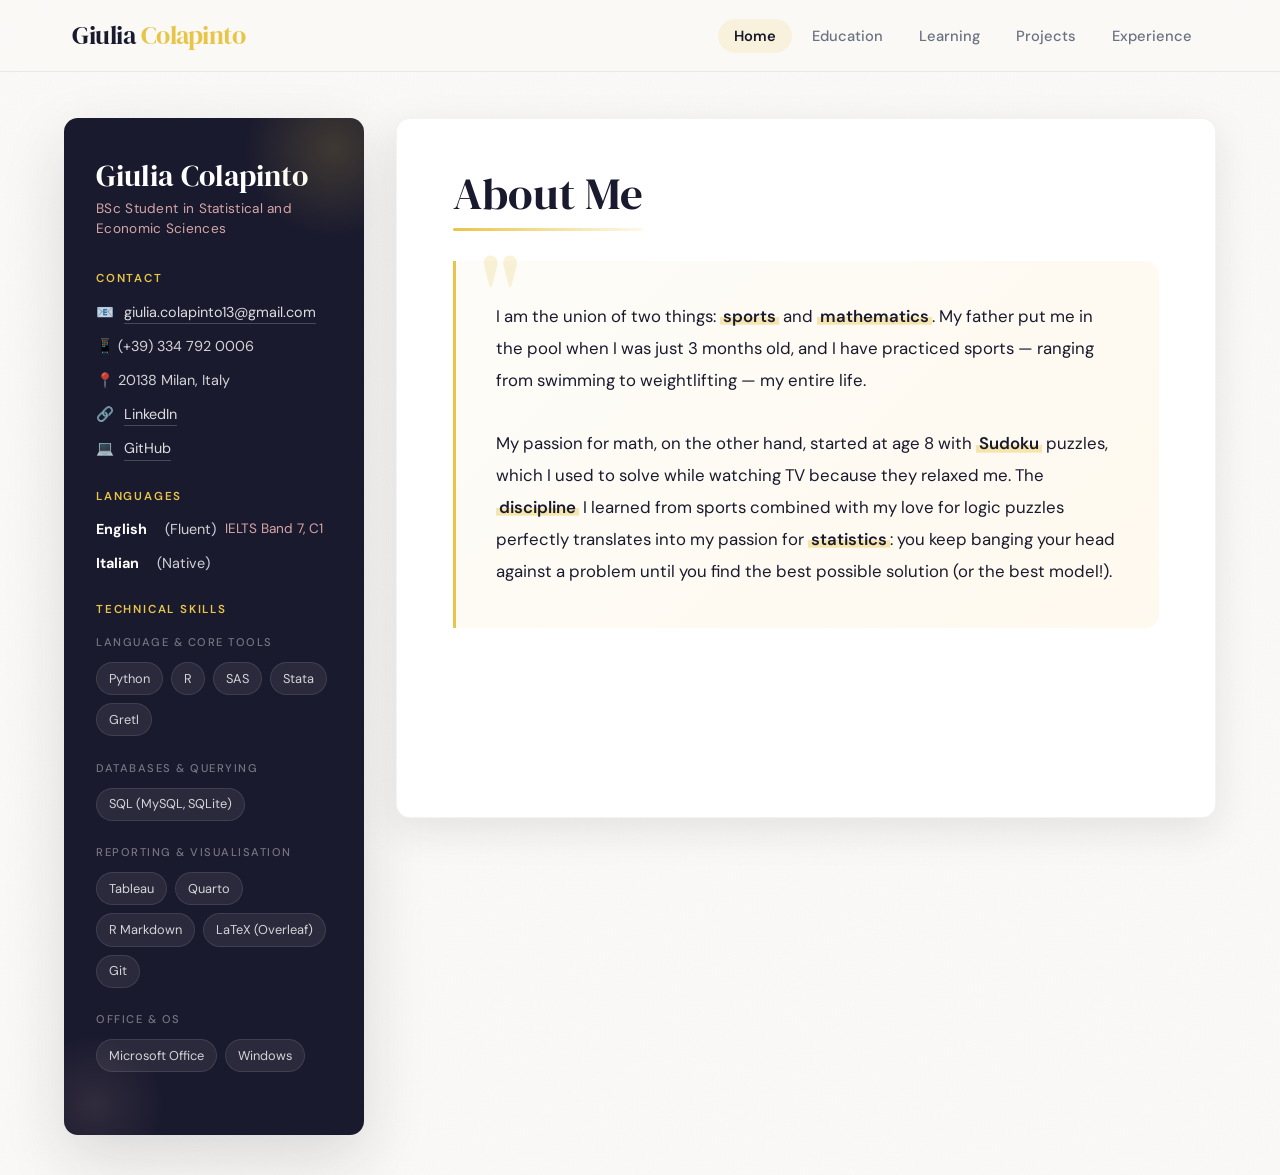
<file: index.html>
<!DOCTYPE html>
<html lang="en">
<head>
  <meta charset="UTF-8">
  <meta name="viewport" content="width=device-width, initial-scale=1.0">
  <title>Giulia Colapinto | Portfolio</title>
  <link rel="preconnect" href="https://fonts.googleapis.com">
  <link rel="preconnect" href="https://fonts.gstatic.com" crossorigin>
  <link href="https://fonts.googleapis.com/css2?family=DM+Serif+Display:ital@0;1&family=DM+Sans:ital,opsz,wght@0,9..40,300;0,9..40,400;0,9..40,500;0,9..40,600;1,9..40,300&display=swap" rel="stylesheet">
  <link rel="stylesheet" href="style.css">
</head>
<body>

  <nav class="navbar reveal active">
    <div class="nav-container">
      <a href="index.html" class="nav-logo"><span class="logo-first">Giulia</span> <span class="logo-last">Colapinto</span></a>
      <div class="menu-toggle" id="mobile-menu">
        <span></span><span></span><span></span>
      </div>
      <ul class="nav-links">
        <li><a href="index.html" class="active">Home</a></li>
        <li><a href="education.html">Education</a></li>
        <li><a href="learning.html">Learning</a></li>
        <li><a href="projects.html">Projects</a></li>
        <li><a href="experience.html">Experience</a></li>
      </ul>
    </div>
  </nav>

  <div class="container with-sidebar">

    <aside class="reveal">
      <h1>Giulia Colapinto</h1>
      <h2>BSc Student in Statistical and Economic Sciences</h2>

      <h3>Contact</h3>
      <ul class="contact-info">
        <li>📧 <a href="mailto:giulia.colapinto13@gmail.com">giulia.colapinto13@gmail.com</a></li>
        <li>📱 (+39) 334 792 0006</li>
        <li>📍 20138 Milan, Italy</li>
        <li>🔗 <a href="https://linkedin.com/in/giulia-colapinto" target="_blank">LinkedIn</a></li>
        <li>💻 <a href="https://github.com/giuliacolapinto" target="_blank">GitHub</a></li>
      </ul>

      <h3>Languages</h3>
      <ul class="contact-info">
        <li><strong style="color:#fff;">English</strong> &nbsp; (Fluent)<br><span style="font-size: 0.85rem; color: #d4a5a5;">IELTS Band 7, C1</span></li>
        <li><strong style="color:#fff;">Italian</strong> &nbsp; (Native)</li>
      </ul>

      <h3>Technical Skills</h3>
      <div class="skill-category">
        <h4>Language &amp; Core Tools</h4>
        <ul class="skills-list">
          <li><a href="https://www.python.org/" target="_blank">Python</a></li>
          <li><a href="https://www.r-project.org/" target="_blank">R</a></li>
          <li><a href="https://www.sas.com/" target="_blank">SAS</a></li>
          <li><a href="https://www.stata.com/" target="_blank">Stata</a></li>
          <li><a href="https://gretl.sourceforge.net/" target="_blank">Gretl</a></li>
        </ul>
      </div>
      <div class="skill-category">
        <h4>Databases &amp; Querying</h4>
        <ul class="skills-list">
          <li><a href="https://www.mysql.com/" target="_blank">SQL (MySQL, SQLite)</a></li>
        </ul>
      </div>
      <div class="skill-category">
        <h4>Reporting &amp; Visualisation</h4>
        <ul class="skills-list">
          <li><a href="https://www.tableau.com/" target="_blank">Tableau</a></li>
          <li><a href="https://quarto.org/" target="_blank">Quarto</a></li>
          <li><a href="https://rmarkdown.rstudio.com/" target="_blank">R Markdown</a></li>
          <li><a href="https://www.latex-project.org/" target="_blank">LaTeX (Overleaf)</a></li>
          <li><a href="https://git-scm.com/" target="_blank">Git</a></li>
        </ul>
      </div>
      <div class="skill-category">
        <h4>Office &amp; OS</h4>
        <ul class="skills-list">
          <li>Microsoft Office</li>
          <li>Windows</li>
        </ul>
      </div>
    </aside>

    <main class="reveal">
      <h2 class="page-title reveal">About Me</h2>
      <div class="about-text reveal">
        I am the union of two things: <span class="highlight">sports</span> and <span class="highlight">mathematics</span>. My father put me in the pool when I was just 3 months old, and I have practiced sports — ranging from swimming to weightlifting — my entire life. <br><br>
        My passion for math, on the other hand, started at age 8 with <span class="highlight">Sudoku</span> puzzles, which I used to solve while watching TV because they relaxed me. The <span class="highlight">discipline</span> I learned from sports combined with my love for logic puzzles perfectly translates into my passion for <span class="highlight">statistics</span>: you keep banging your head against a problem until you find the best possible solution (or the best model!).
      </div>
    </main>

  </div>

  <script src="main.js"></script>
</body>
</html>
</file>
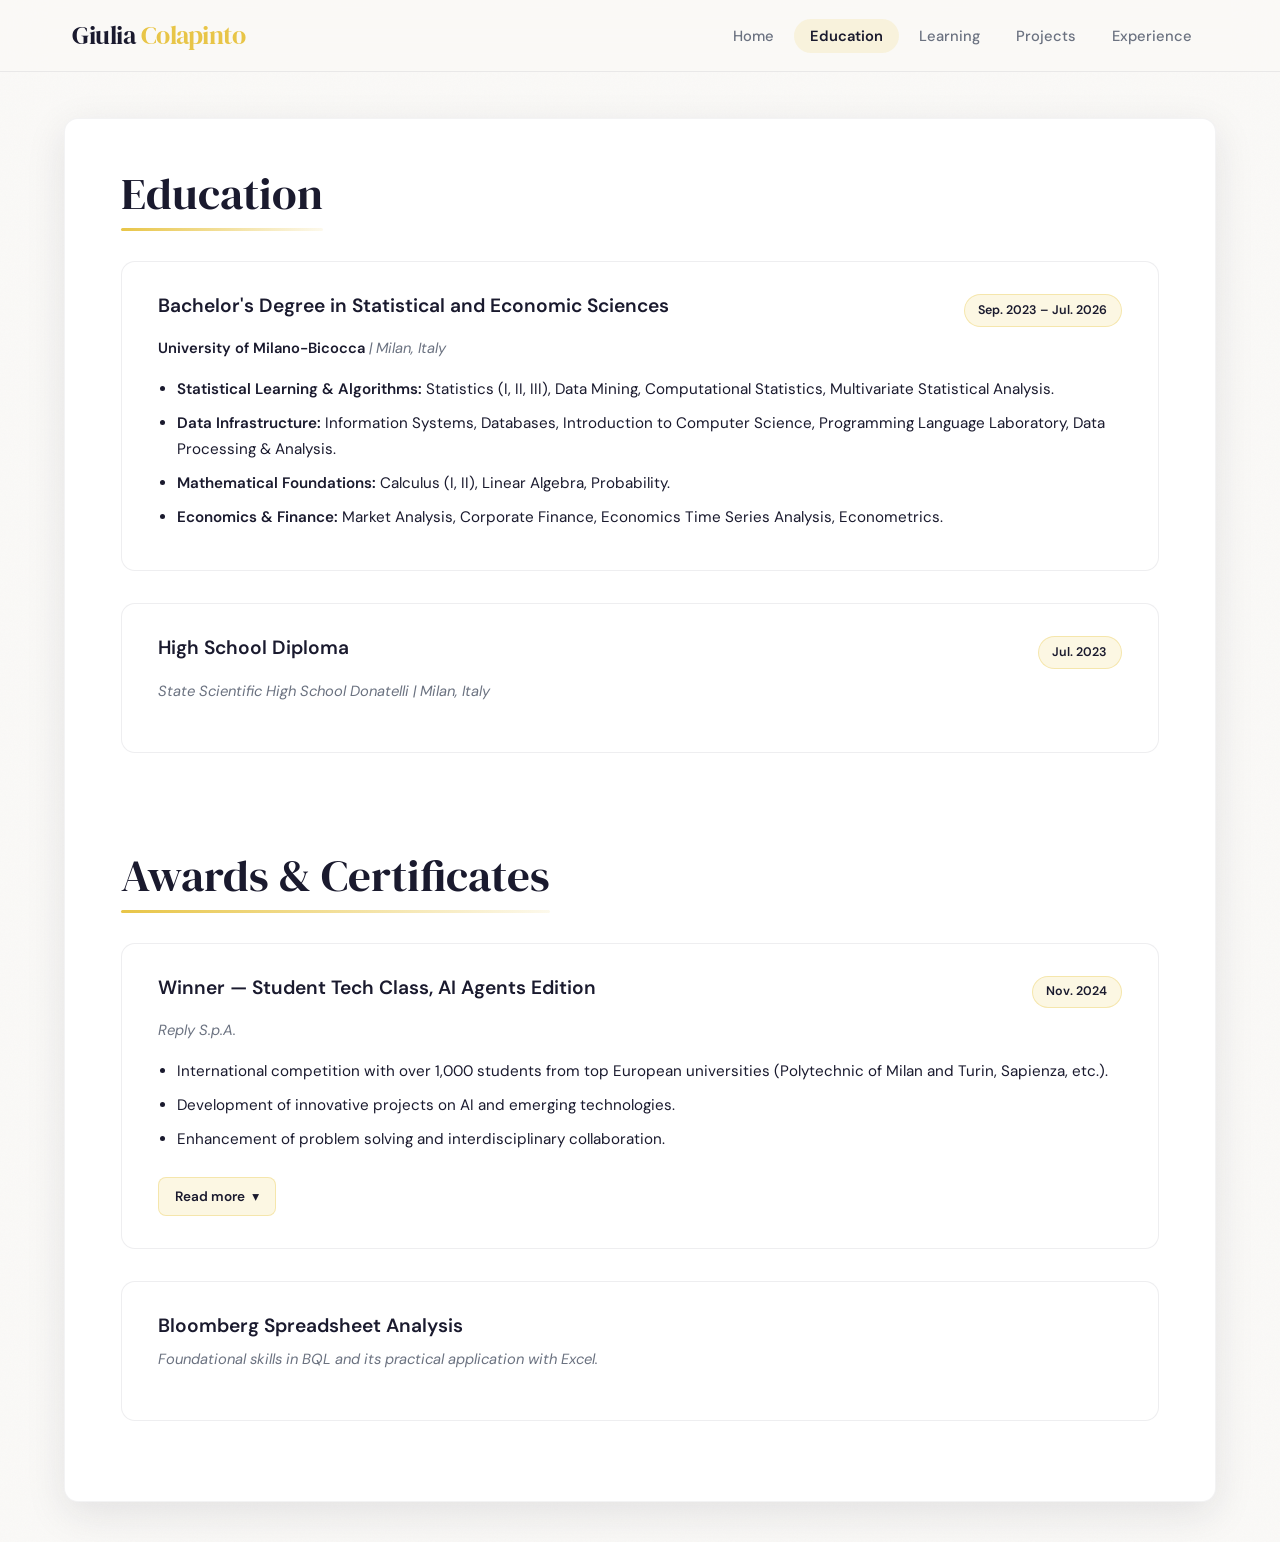
<file: education.html>
<!DOCTYPE html>
<html lang="en">

<head>
  <meta charset="UTF-8">
  <meta name="viewport" content="width=device-width, initial-scale=1.0">
  <title>Education | Giulia Colapinto</title>
  <link rel="preconnect" href="https://fonts.googleapis.com">
  <link rel="preconnect" href="https://fonts.gstatic.com" crossorigin>
  <link
    href="https://fonts.googleapis.com/css2?family=DM+Serif+Display:ital@0;1&family=DM+Sans:ital,opsz,wght@0,9..40,300;0,9..40,400;0,9..40,500;0,9..40,600;1,9..40,300&display=swap"
    rel="stylesheet">
  <link rel="stylesheet" href="style.css">
  <style>
    .detail-block {
      max-height: 0;
      overflow: hidden;
      transition: max-height 0.55s cubic-bezier(0.22, 1, 0.36, 1),
        opacity 0.4s ease,
        margin 0.4s ease;
      opacity: 0;
      margin-top: 0;
    }

    .item-card.expanded .detail-block {
      max-height: 8000px;
      opacity: 1;
      margin-top: 1.2rem;
    }

    .expand-toggle {
      display: inline-flex;
      align-items: center;
      gap: 0.45rem;
      margin-top: 1rem;
      font-size: 0.85rem;
      font-weight: 600;
      color: var(--primary);
      background: var(--accent-soft);
      border: 1px solid var(--accent-border);
      padding: 0.45rem 1rem;
      border-radius: 8px;
      cursor: pointer;
      transition: var(--transition);
      user-select: none;
    }

    .expand-toggle:hover {
      background: var(--accent);
      border-color: var(--accent);
    }

    .expand-toggle .arrow {
      display: inline-block;
      transition: transform 0.35s cubic-bezier(0.22, 1, 0.36, 1);
      font-style: normal;
    }

    .item-card.expanded .expand-toggle .arrow {
      transform: rotate(180deg);
    }

    .detail-block .detail-intro {
      font-size: 0.92rem;
      color: var(--text-main);
      line-height: 1.75;
      margin-bottom: 0.75rem;
    }

    .detail-block .detail-section-title {
      font-size: 0.78rem;
      text-transform: uppercase;
      letter-spacing: 1.4px;
      color: var(--accent-color, #b8952a);
      font-weight: 700;
      margin: 1.2rem 0 0.6rem;
    }

    .detail-block ul.detail-list {
      padding-left: 1.2rem;
      margin: 0;
      color: var(--text-main);
      font-size: 0.92rem;
    }

    .detail-block ul.detail-list li {
      margin-bottom: 0.55rem;
      line-height: 1.7;
    }

    .detail-block ul.detail-list li strong {
      color: var(--primary);
    }

    .detail-divider {
      height: 1px;
      background: linear-gradient(90deg, var(--accent-border), transparent);
      margin: 1.2rem 0;
      border: none;
    }
  </style>
</head>

<body>

  <nav class="navbar reveal active">
    <div class="nav-container">
      <a href="index.html" class="nav-logo"><span class="logo-first">Giulia</span> <span
          class="logo-last">Colapinto</span></a>
      <div class="menu-toggle" id="mobile-menu">
        <span></span><span></span><span></span>
      </div>
      <ul class="nav-links">
        <li><a href="index.html">Home</a></li>
        <li><a href="education.html" class="active">Education</a></li>
        <li><a href="learning.html">Learning</a></li>
        <li><a href="projects.html">Projects</a></li>
        <li><a href="experience.html">Experience</a></li>
      </ul>
    </div>
  </nav>

  <div class="container">
    <main class="reveal">

      <h2 class="page-title reveal">Education</h2>

      <div class="item-card reveal">
        <div class="item-header">
          <h3>Bachelor's Degree in Statistical and Economic Sciences</h3>
          <span class="date">Sep. 2023 – Jul. 2026</span>
        </div>
        <div class="subtitle">
          <a href="https://en.unimib.it/" target="_blank">University of Milano-Bicocca</a> | Milan, Italy
        </div>
        <ul class="description-list">
          <li><strong>Statistical Learning &amp; Algorithms:</strong> Statistics (I, II, III), Data Mining,
            Computational Statistics, Multivariate Statistical Analysis.</li>
          <li><strong>Data Infrastructure:</strong> Information Systems, Databases, Introduction to Computer Science,
            Programming Language Laboratory, Data Processing &amp; Analysis.</li>
          <li><strong>Mathematical Foundations:</strong> Calculus (I, II), Linear Algebra, Probability.</li>
          <li><strong>Economics &amp; Finance:</strong> Market Analysis, Corporate Finance, Economics Time Series
            Analysis, Econometrics.</li>
        </ul>
      </div>

      <div class="item-card reveal">
        <div class="item-header">
          <h3>High School Diploma</h3>
          <span class="date">Jul. 2023</span>
        </div>
        <div class="subtitle">State Scientific High School Donatelli | Milan, Italy</div>
      </div>

      <h2 class="page-title reveal" style="margin-top: 4rem;">Awards &amp; Certificates</h2>

      <div class="item-card reveal" id="card-reply">
        <div class="item-header">
          <h3>Winner — Student Tech Class, AI Agents Edition</h3>
          <span class="date">Nov. 2024</span>
        </div>
        <div class="subtitle">Reply S.p.A.</div>
        <ul class="description-list">
          <li>International competition with over 1,000 students from top European universities (Polytechnic of Milan
            and Turin, Sapienza, etc.).</li>
          <li>Development of innovative projects on AI and emerging technologies.</li>
          <li>Enhancement of problem solving and interdisciplinary collaboration.</li>
        </ul>
        <span class="expand-toggle" onclick="toggleCard('card-reply')">
          Read more <em class="arrow">▾</em>
        </span>

        <div class="detail-block">
          <hr class="detail-divider">
          <p class="detail-intro"><strong>SmartNav</strong> is an innovative AI navigation agent designed to transform driving from a
            stressful task into a seamless, conversational experience. Unlike traditional GPS systems that require
            manual input and offer generic routes, SmartNav acts as a proactive co-pilot that listens, learns, and
            adapts to the driver's specific needs in real-time.</p>

          <div class="detail-section-title">The Core Vision</div>
          <p class="detail-intro">The project moves away from "static" navigation. The goal is to eliminate the need to stop the car or type
            on a screen. You communicate with the AI as you would with a passenger, making the journey
            simpler, safer, and deeply personalized.</p>

          <div class="detail-section-title">Key Conversational Features</div>
          <ul class="detail-list">
            <li><strong>Voice-Driven Interaction:</strong> Add stops or change your destination entirely just by
              speaking. Whether you need to find a supermarket or avoid a specific area, the AI processes your natural
              language requests instantly.</li>
            <li><strong>Confidence-Based Routing:</strong> If you don't feel confident at the wheel, tell the AI to
              avoid difficult junctions or complex intersections. It will find a "calmer" path tailored to your
              comfort level.</li>
            <li><strong>Vehicle-Aware Logic:</strong> SmartNav respects the physical limits of your car. For example,
              if you are driving an SUV, the system will automatically filter out narrow streets where you might get
              stuck.</li>
            <li><strong>Real-Time Contextual Safety:</strong> The system monitors external conditions like weather. If
              there is hail or extreme weather ahead, the AI suggests an alternative route to protect you and your
              vehicle.</li>
          </ul>

          <div class="detail-section-title">How It Works</div>
          <ul class="detail-list">
            <li><strong>Continuous Learning:</strong> The AI "Brain" trains on your specific habits and preferences
              every time you interact with it.</li>
            <li><strong>Dynamic Route Modification:</strong> Based on your "External Requests" (e.g., "I need to buy
              dinner"), the AI modifies the active route to include the most convenient locations you usually visit.</li>
            <li><strong>Stress Reduction:</strong> By handling the complexity of the route and reacting to your voice,
              SmartNav reduces driver distraction and cognitive load.</li>
          </ul>

          <div class="detail-section-title">Why SmartNav?</div>
          <p class="detail-intro" style="margin-bottom:0">Standard navigation treats every driver and every car the same way.
            <strong>SmartNav</strong> recognizes that a driver's preferences, the vehicle's size, and real-time
            environment are crucial for a successful journey. It is not just a map; it is an intelligent agent that
            grows with you.
          </p>
        </div>
      </div>

      <div class="item-card reveal">
        <div class="item-header">
          <h3>Bloomberg Spreadsheet Analysis</h3>
        </div>
        <p class="subtitle">Foundational skills in BQL and its practical application with Excel.</p>
      </div>

    </main>
  </div>

  <script src="main.js"></script>
  <script>
    function toggleCard(id) {
      document.getElementById(id).classList.toggle('expanded');
    }
  </script>
</body>

</html>
</file>
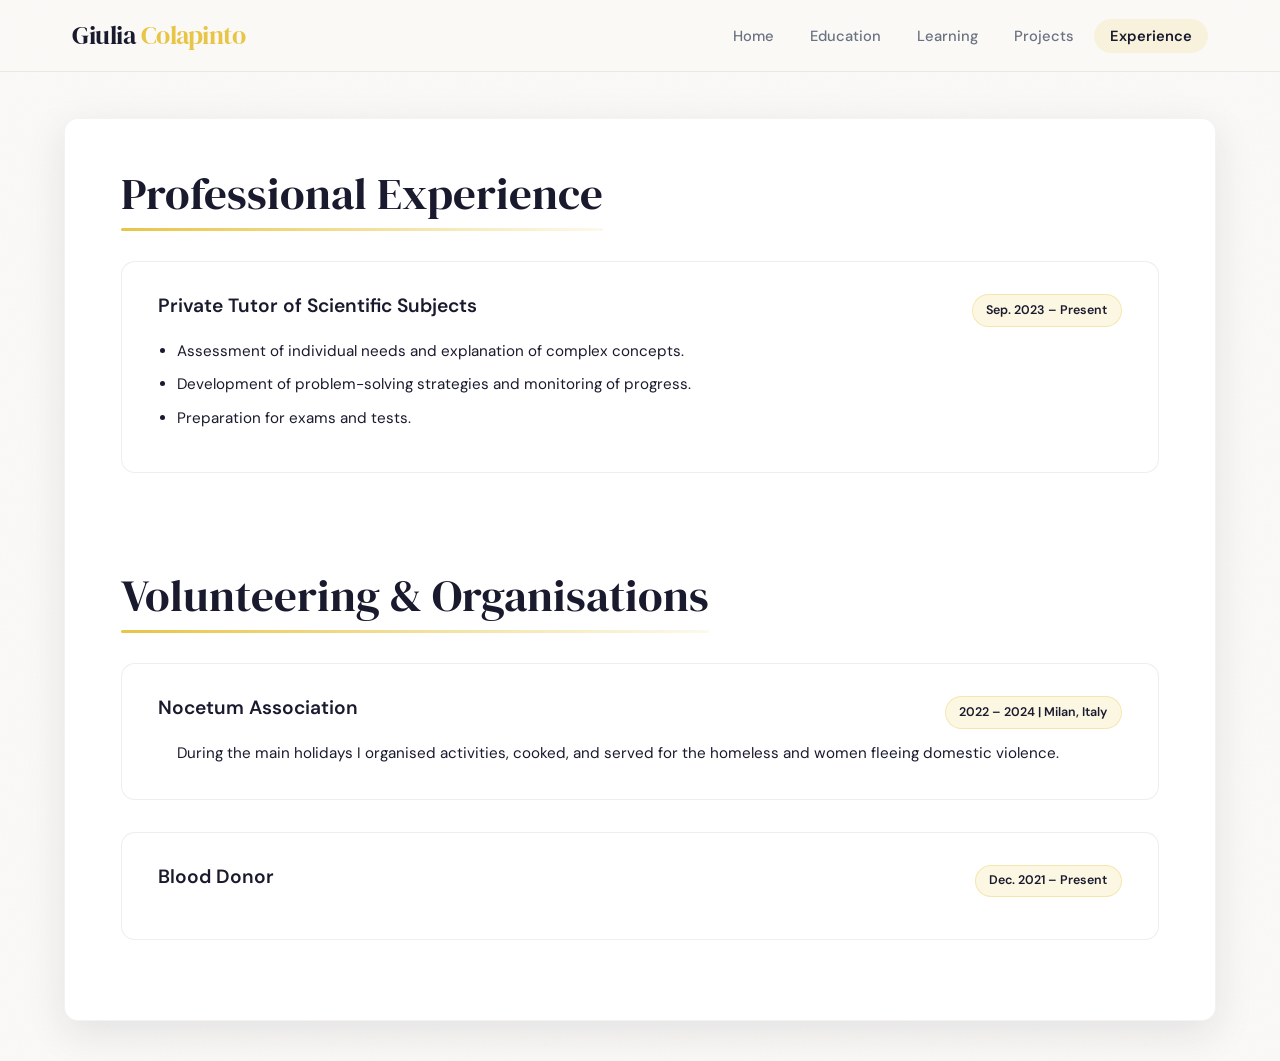
<file: experience.html>
<!DOCTYPE html>
<html lang="en">
<head>
  <meta charset="UTF-8">
  <meta name="viewport" content="width=device-width, initial-scale=1.0">
  <title>Experience | Giulia Colapinto</title>
  <link rel="preconnect" href="https://fonts.googleapis.com">
  <link rel="preconnect" href="https://fonts.gstatic.com" crossorigin>
  <link href="https://fonts.googleapis.com/css2?family=DM+Serif+Display:ital@0;1&family=DM+Sans:ital,opsz,wght@0,9..40,300;0,9..40,400;0,9..40,500;0,9..40,600;1,9..40,300&display=swap" rel="stylesheet">
  <link rel="stylesheet" href="style.css">
</head>
<body>

  <nav class="navbar reveal active">
    <div class="nav-container">
      <a href="index.html" class="nav-logo"><span class="logo-first">Giulia</span> <span class="logo-last">Colapinto</span></a>
      <div class="menu-toggle" id="mobile-menu">
        <span></span><span></span><span></span>
      </div>
      <ul class="nav-links">
        <li><a href="index.html">Home</a></li>
        <li><a href="education.html">Education</a></li>
        <li><a href="learning.html">Learning</a></li>
        <li><a href="projects.html">Projects</a></li>
        <li><a href="experience.html" class="active">Experience</a></li>
      </ul>
    </div>
  </nav>

  <div class="container">
    <main class="reveal">

      <h2 class="page-title reveal">Professional Experience</h2>

      <div class="item-card reveal">
        <div class="item-header">
          <h3>Private Tutor of Scientific Subjects</h3>
          <span class="date">Sep. 2023 – Present</span>
        </div>
        <ul class="description-list">
          <li>Assessment of individual needs and explanation of complex concepts.</li>
          <li>Development of problem-solving strategies and monitoring of progress.</li>
          <li>Preparation for exams and tests.</li>
        </ul>
      </div>

      <h2 class="page-title reveal" style="margin-top: 4rem;">Volunteering &amp; Organisations</h2>

      <div class="item-card reveal">
        <div class="item-header">
          <h3>Nocetum Association</h3>
          <span class="date">2022 – 2024 | Milan, Italy</span>
        </div>
        <p class="description-list">During the main holidays I organised activities, cooked, and served for the homeless and women fleeing domestic violence.</p>
      </div>

      <div class="item-card reveal">
        <div class="item-header">
          <h3>Blood Donor</h3>
          <span class="date">Dec. 2021 – Present</span>
        </div>
      </div>

    </main>
  </div>

  <script src="main.js"></script>
</body>
</html>
</file>
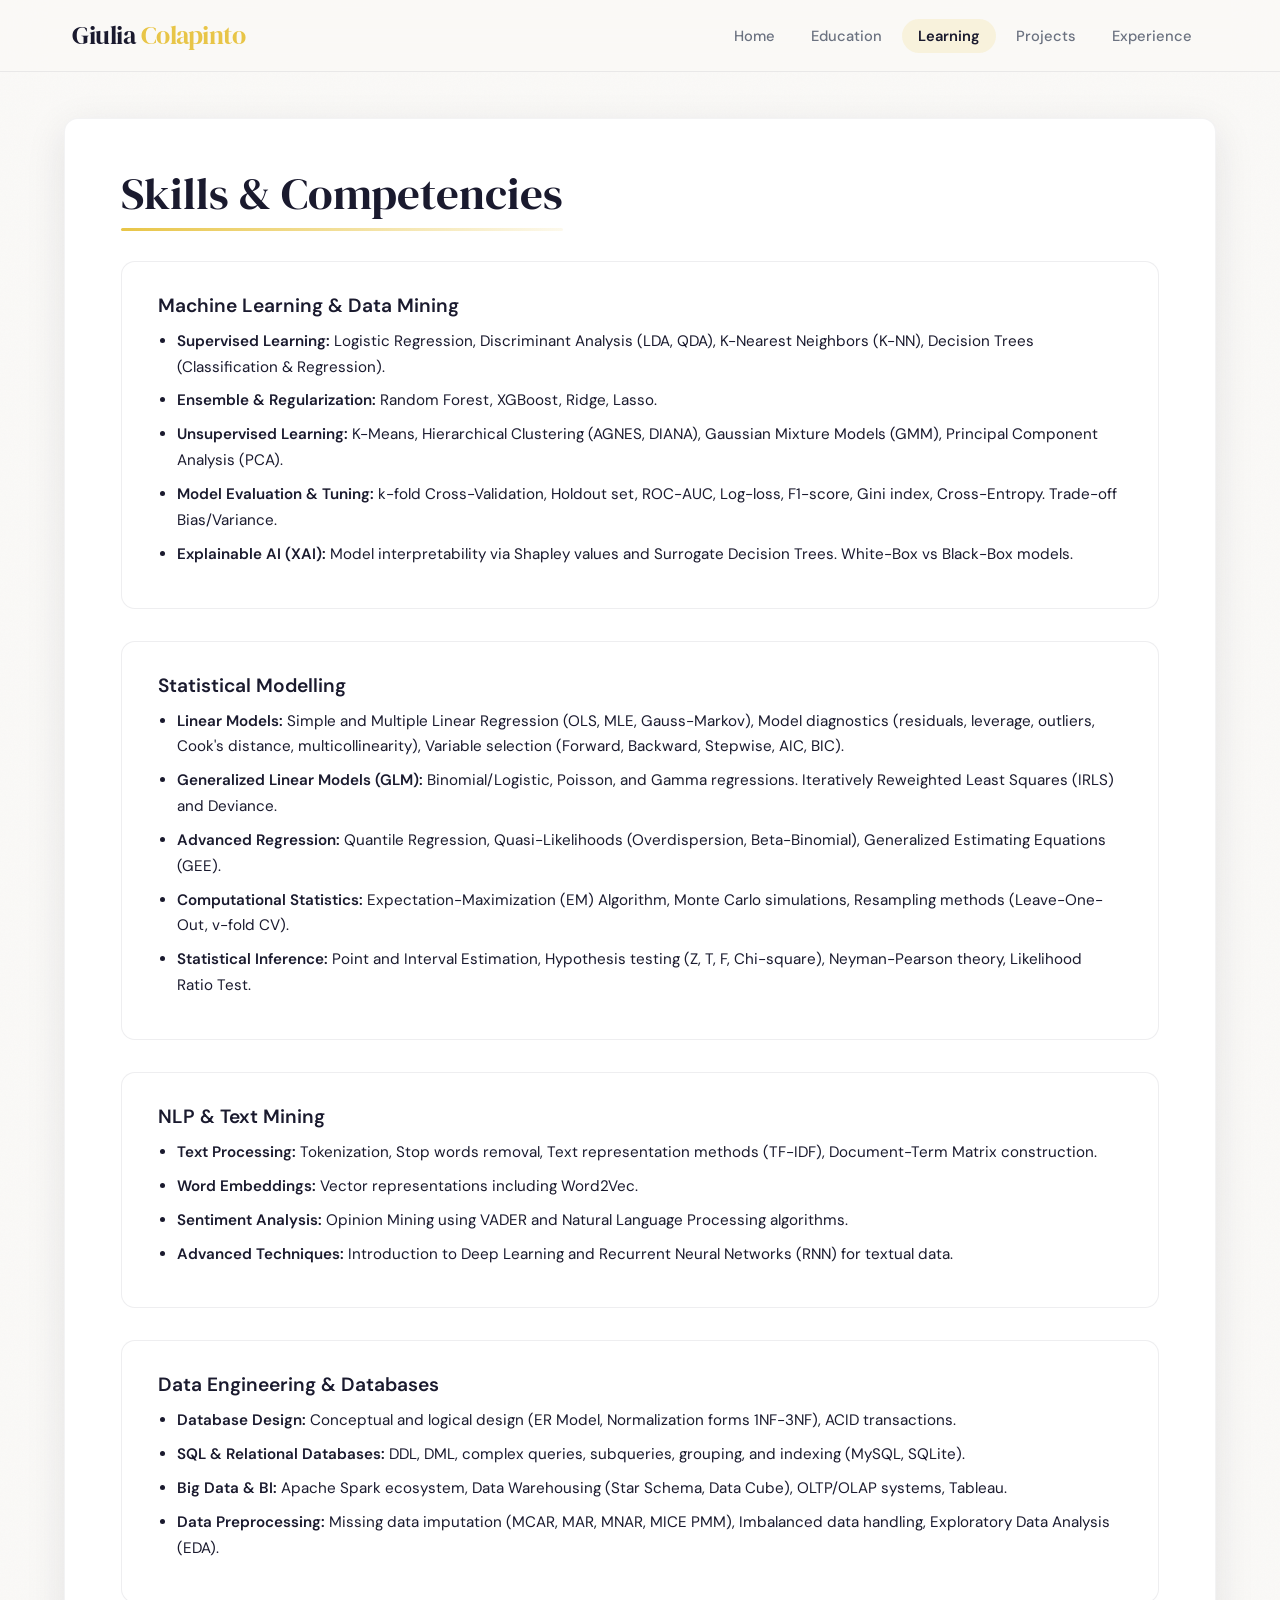
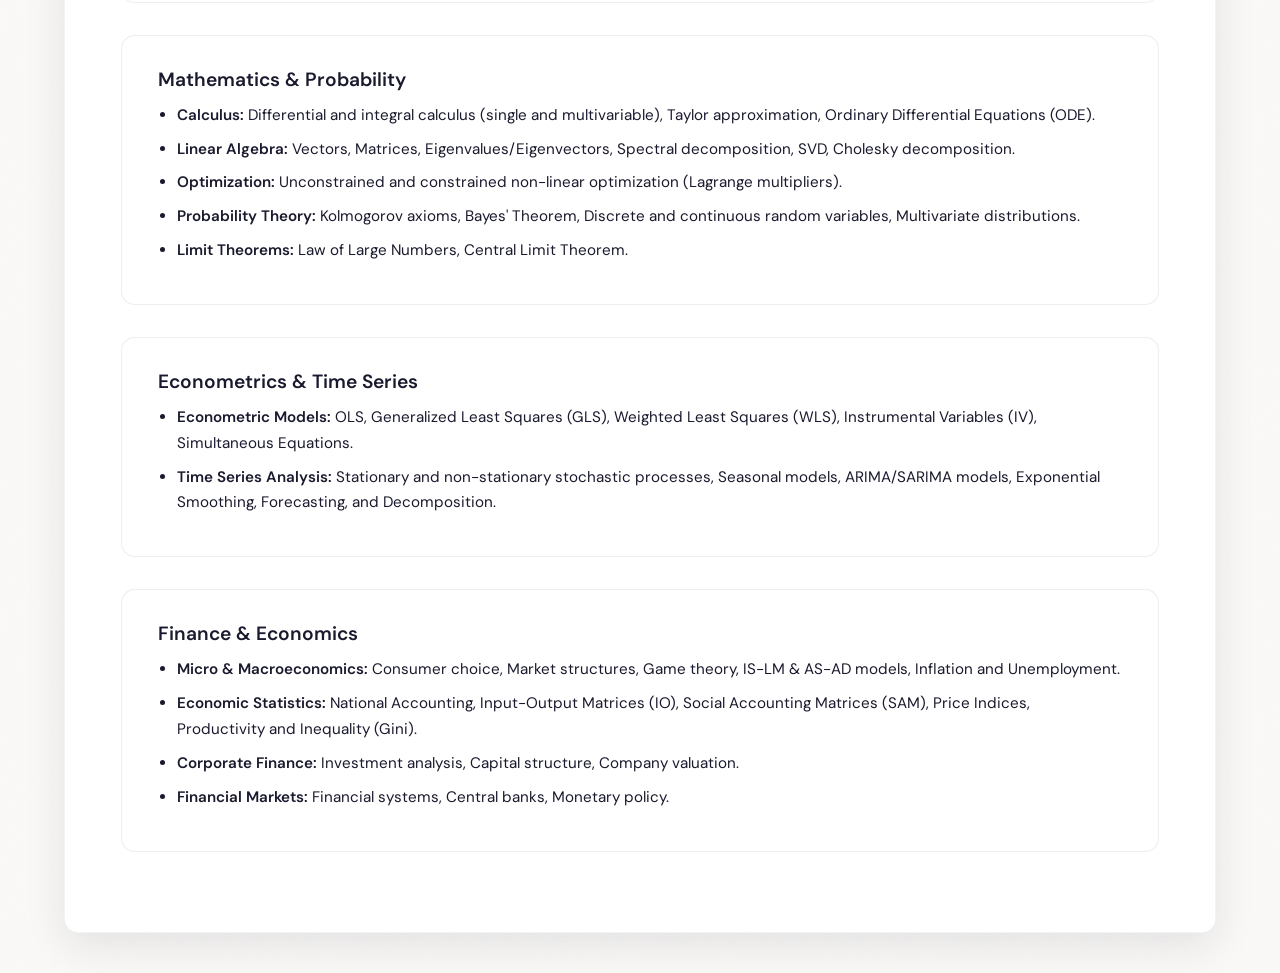
<file: learning.html>
<!DOCTYPE html>
<html lang="en">

<head>
  <meta charset="UTF-8">
  <meta name="viewport" content="width=device-width, initial-scale=1.0">
  <title>Learning | Giulia Colapinto</title>
  <link rel="preconnect" href="https://fonts.googleapis.com">
  <link rel="preconnect" href="https://fonts.gstatic.com" crossorigin>
  <link
    href="https://fonts.googleapis.com/css2?family=DM+Serif+Display:ital@0;1&family=DM+Sans:ital,opsz,wght@0,9..40,300;0,9..40,400;0,9..40,500;0,9..40,600;1,9..40,300&display=swap"
    rel="stylesheet">
  <link rel="stylesheet" href="style.css">
</head>

<body>

  <nav class="navbar reveal active">
    <div class="nav-container">
      <a href="index.html" class="nav-logo"><span class="logo-first">Giulia</span> <span
          class="logo-last">Colapinto</span></a>
      <div class="menu-toggle" id="mobile-menu">
        <span></span><span></span><span></span>
      </div>
      <ul class="nav-links">
        <li><a href="index.html">Home</a></li>
        <li><a href="education.html">Education</a></li>
        <li><a href="learning.html" class="active">Learning</a></li>
        <li><a href="projects.html">Projects</a></li>
        <li><a href="experience.html">Experience</a></li>
      </ul>
    </div>
  </nav>

  <div class="container">
    <main class="reveal">

      <h2 class="page-title reveal">Skills &amp; Competencies</h2>

      <div class="item-card reveal">
        <div class="item-header">
          <h3>Machine Learning &amp; Data Mining</h3>
        </div>
        <ul class="description-list">
          <li><strong>Supervised Learning:</strong> Logistic Regression, Discriminant Analysis (LDA, QDA), K-Nearest
            Neighbors (K-NN), Decision Trees (Classification &amp; Regression).</li>
          <li><strong>Ensemble &amp; Regularization:</strong> Random Forest, XGBoost, Ridge, Lasso.</li>
          <li><strong>Unsupervised Learning:</strong> K-Means, Hierarchical Clustering (AGNES, DIANA), Gaussian Mixture
            Models (GMM), Principal Component Analysis (PCA).</li>
          <li><strong>Model Evaluation &amp; Tuning:</strong> k-fold Cross-Validation, Holdout set, ROC-AUC, Log-loss,
            F1-score, Gini index, Cross-Entropy. Trade-off Bias/Variance.</li>
          <li><strong>Explainable AI (XAI):</strong> Model interpretability via Shapley values and Surrogate Decision
            Trees. White-Box vs Black-Box models.</li>
        </ul>
      </div>

      <div class="item-card reveal">
        <div class="item-header">
          <h3>Statistical Modelling</h3>
        </div>
        <ul class="description-list">
          <li><strong>Linear Models:</strong> Simple and Multiple Linear Regression (OLS, MLE, Gauss-Markov), Model
            diagnostics (residuals, leverage, outliers, Cook's distance, multicollinearity), Variable selection
            (Forward, Backward, Stepwise, AIC, BIC).</li>
          <li><strong>Generalized Linear Models (GLM):</strong> Binomial/Logistic, Poisson, and Gamma regressions.
            Iteratively Reweighted Least Squares (IRLS) and Deviance.</li>
          <li><strong>Advanced Regression:</strong> Quantile Regression, Quasi-Likelihoods (Overdispersion,
            Beta-Binomial), Generalized Estimating Equations (GEE).</li>
          <li><strong>Computational Statistics:</strong> Expectation-Maximization (EM) Algorithm, Monte Carlo
            simulations, Resampling methods (Leave-One-Out, v-fold CV).</li>
          <li><strong>Statistical Inference:</strong> Point and Interval Estimation, Hypothesis testing (Z, T, F,
            Chi-square), Neyman-Pearson theory, Likelihood Ratio Test.</li>
        </ul>
      </div>

      <div class="item-card reveal">
        <div class="item-header">
          <h3>NLP &amp; Text Mining</h3>
        </div>
        <ul class="description-list">
          <li><strong>Text Processing:</strong> Tokenization, Stop words removal, Text representation methods (TF-IDF),
            Document-Term Matrix construction.</li>
          <li><strong>Word Embeddings:</strong> Vector representations including Word2Vec.</li>
          <li><strong>Sentiment Analysis:</strong> Opinion Mining using VADER and Natural Language Processing
            algorithms.</li>
          <li><strong>Advanced Techniques:</strong> Introduction to Deep Learning and Recurrent Neural Networks (RNN)
            for textual data.</li>
        </ul>
      </div>

      <div class="item-card reveal">
        <div class="item-header">
          <h3>Data Engineering &amp; Databases</h3>
        </div>
        <ul class="description-list">
          <li><strong>Database Design:</strong> Conceptual and logical design (ER Model, Normalization forms 1NF-3NF),
            ACID transactions.</li>
          <li><strong>SQL &amp; Relational Databases:</strong> DDL, DML, complex queries, subqueries, grouping, and
            indexing (MySQL, SQLite).</li>
          <li><strong>Big Data &amp; BI:</strong> Apache Spark ecosystem, Data Warehousing (Star Schema, Data Cube),
            OLTP/OLAP systems, Tableau.</li>
          <li><strong>Data Preprocessing:</strong> Missing data imputation (MCAR, MAR, MNAR, MICE PMM), Imbalanced data
            handling, Exploratory Data Analysis (EDA).</li>
        </ul>
      </div>

      <div class="item-card reveal">
        <div class="item-header">
          <h3>Mathematics &amp; Probability</h3>
        </div>
        <ul class="description-list">
          <li><strong>Calculus:</strong> Differential and integral calculus (single and multivariable), Taylor
            approximation, Ordinary Differential Equations (ODE).</li>
          <li><strong>Linear Algebra:</strong> Vectors, Matrices, Eigenvalues/Eigenvectors, Spectral decomposition, SVD,
            Cholesky decomposition.</li>
          <li><strong>Optimization:</strong> Unconstrained and constrained non-linear optimization (Lagrange
            multipliers).</li>
          <li><strong>Probability Theory:</strong> Kolmogorov axioms, Bayes' Theorem, Discrete and continuous random
            variables, Multivariate distributions.</li>
          <li><strong>Limit Theorems:</strong> Law of Large Numbers, Central Limit Theorem.</li>
        </ul>
      </div>

      <div class="item-card reveal">
        <div class="item-header">
          <h3>Econometrics &amp; Time Series</h3>
        </div>
        <ul class="description-list">
          <li><strong>Econometric Models:</strong> OLS, Generalized Least Squares (GLS), Weighted Least Squares (WLS),
            Instrumental Variables (IV), Simultaneous Equations.</li>
          <li><strong>Time Series Analysis:</strong> Stationary and non-stationary stochastic processes, Seasonal
            models, ARIMA/SARIMA models, Exponential Smoothing, Forecasting, and Decomposition.</li>
        </ul>
      </div>

      <div class="item-card reveal">
        <div class="item-header">
          <h3>Finance &amp; Economics</h3>
        </div>
        <ul class="description-list">
          <li><strong>Micro &amp; Macroeconomics:</strong> Consumer choice, Market structures, Game theory, IS-LM &amp;
            AS-AD models, Inflation and Unemployment.</li>
          <li><strong>Economic Statistics:</strong> National Accounting, Input-Output Matrices (IO), Social Accounting
            Matrices (SAM), Price Indices, Productivity and Inequality (Gini).</li>
          <li><strong>Corporate Finance:</strong> Investment analysis, Capital structure, Company valuation.</li>
          <li><strong>Financial Markets:</strong> Financial systems, Central banks, Monetary policy.</li>
        </ul>
      </div>

    </main>
  </div>

  <script src="main.js"></script>
</body>

</html>
</file>
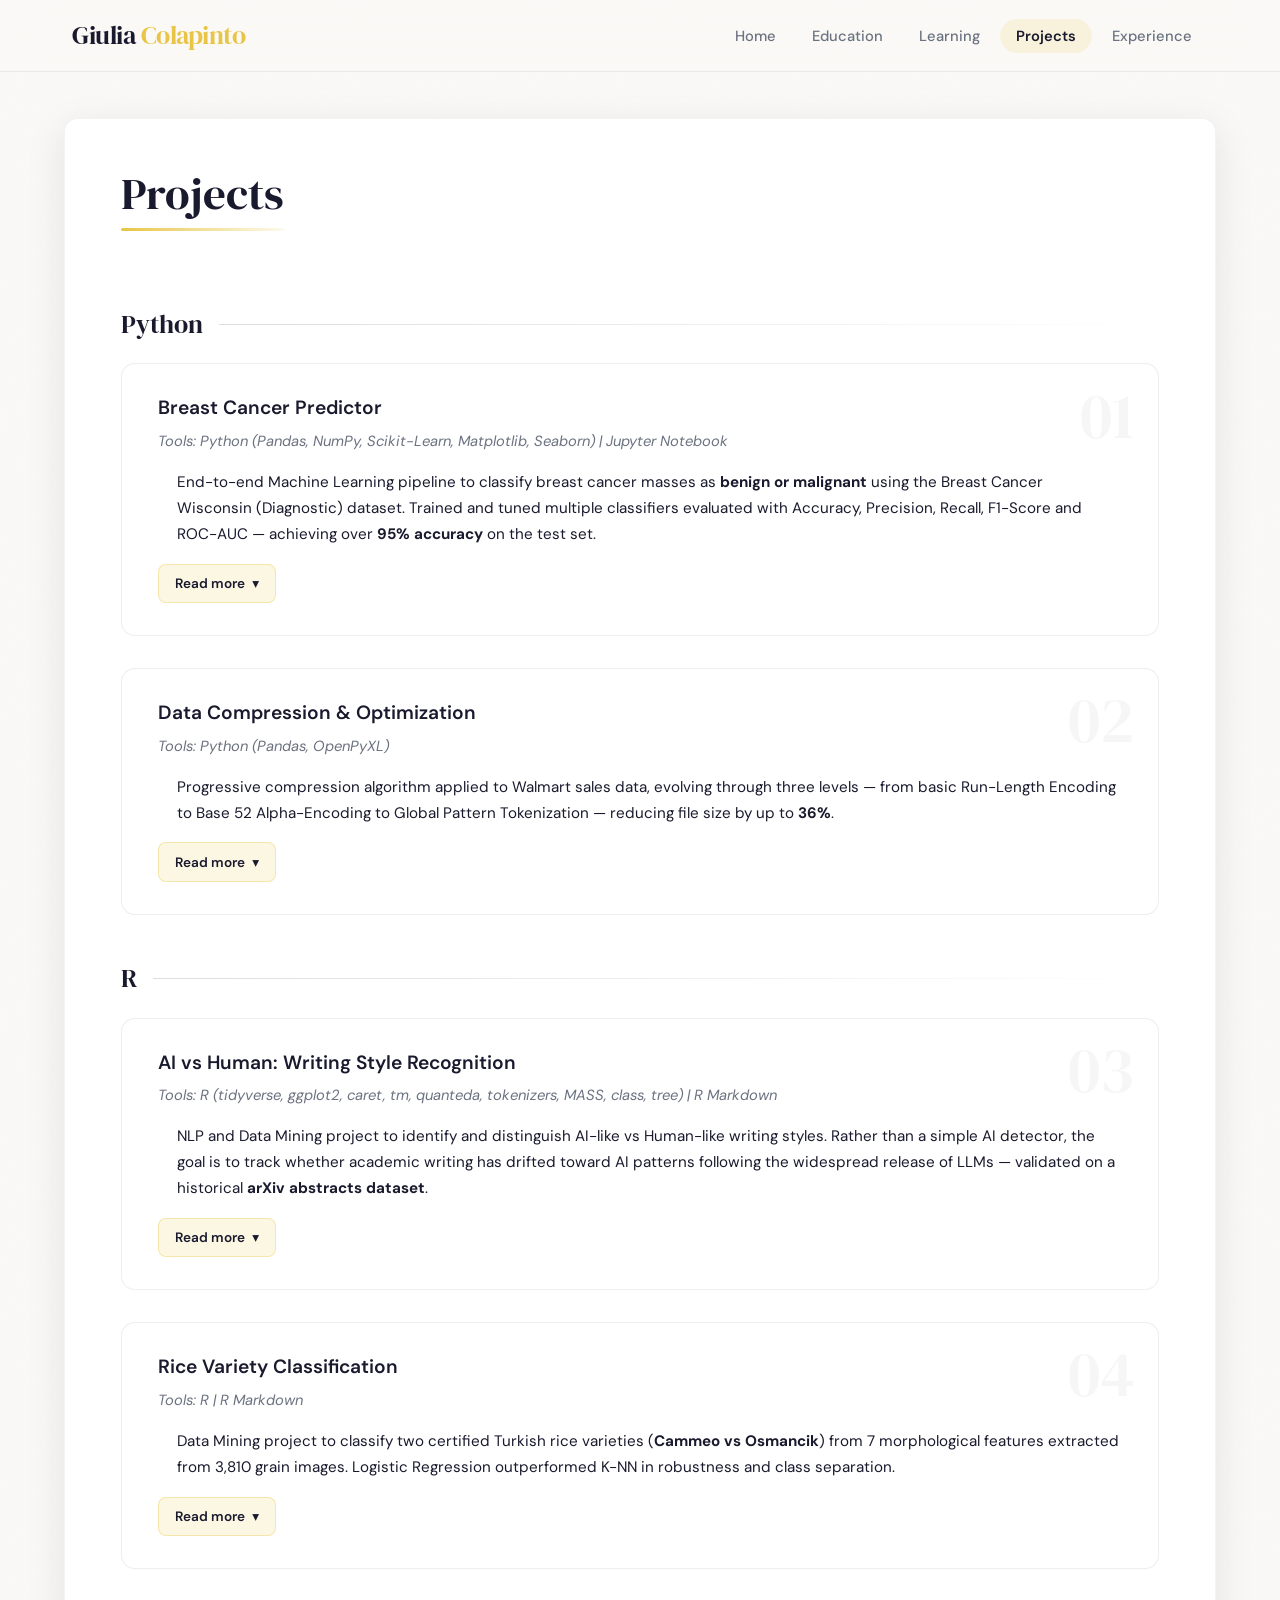
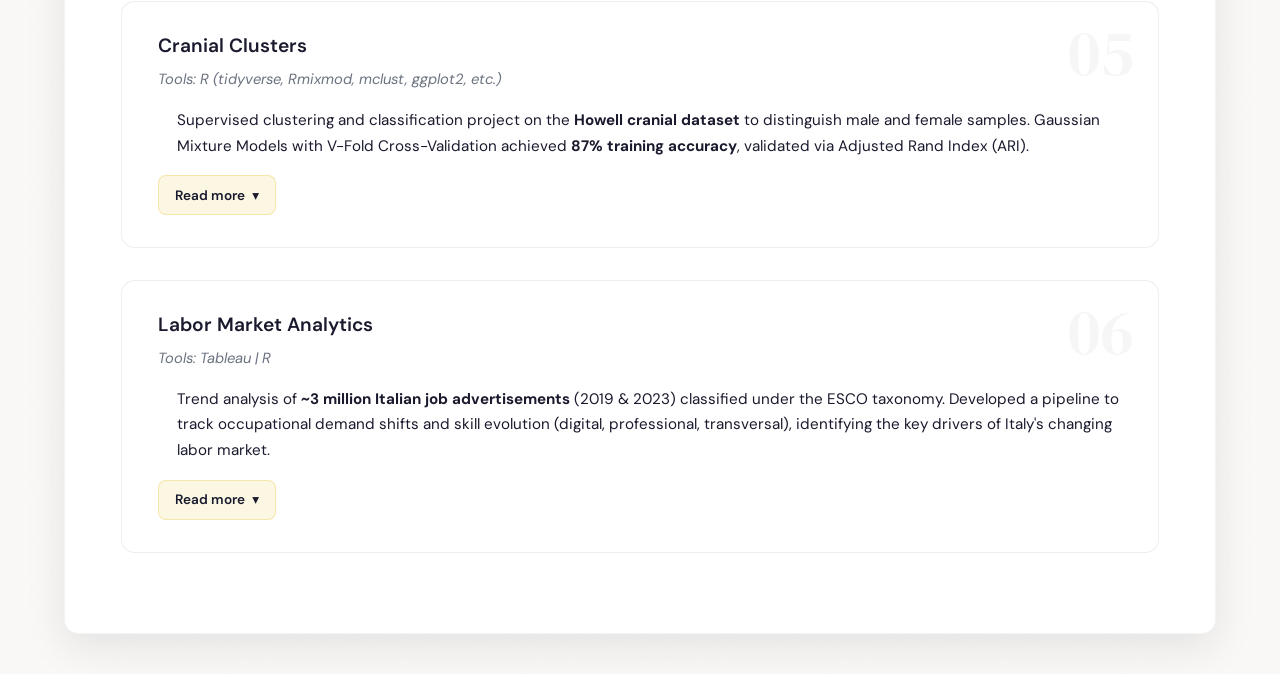
<file: projects.html>
<!DOCTYPE html>
<html lang="en">
<head>
  <meta charset="UTF-8">
  <meta name="viewport" content="width=device-width, initial-scale=1.0">
  <title>Projects | Giulia Colapinto</title>
  <link rel="preconnect" href="https://fonts.googleapis.com">
  <link rel="preconnect" href="https://fonts.gstatic.com" crossorigin>
  <link href="https://fonts.googleapis.com/css2?family=DM+Serif+Display:ital@0;1&family=DM+Sans:ital,opsz,wght@0,9..40,300;0,9..40,400;0,9..40,500;0,9..40,600;1,9..40,300&display=swap" rel="stylesheet">
  <link rel="stylesheet" href="style.css">
  <style>
    /* ── Expandable card details ── */
    .detail-block {
      max-height: 0;
      overflow: hidden;
      transition: max-height 0.55s cubic-bezier(0.22, 1, 0.36, 1),
                  opacity   0.4s ease,
                  margin    0.4s ease;
      opacity: 0;
      margin-top: 0;
    }
    .item-card.expanded .detail-block {
      max-height: 8000px;
      opacity: 1;
      margin-top: 1.2rem;
    }

    .expand-toggle {
      display: inline-flex;
      align-items: center;
      gap: 0.45rem;
      margin-top: 1rem;
      font-size: 0.85rem;
      font-weight: 600;
      color: var(--primary);
      background: var(--accent-soft);
      border: 1px solid var(--accent-border);
      padding: 0.45rem 1rem;
      border-radius: 8px;
      cursor: pointer;
      transition: var(--transition);
      user-select: none;
    }
    .expand-toggle:hover {
      background: var(--accent);
      border-color: var(--accent);
    }
    .expand-toggle .arrow {
      display: inline-block;
      transition: transform 0.35s cubic-bezier(0.22, 1, 0.36, 1);
      font-style: normal;
    }
    .item-card.expanded .expand-toggle .arrow {
      transform: rotate(180deg);
    }

    /* detail content styles */
    .detail-block .detail-intro {
      font-size: 0.92rem;
      color: var(--text-main);
      line-height: 1.75;
      margin-bottom: 1rem;
    }
    .detail-block .detail-grid {
      display: grid;
      grid-template-columns: 1fr 1fr;
      gap: 0.75rem;
      margin-bottom: 1rem;
    }
    @media (max-width: 600px) {
      .detail-block .detail-grid { grid-template-columns: 1fr; }
    }
    .detail-block .detail-stat {
      background: rgba(26,26,46,0.03);
      border: 1px solid rgba(26,26,46,0.06);
      border-radius: 10px;
      padding: 0.85rem 1rem;
    }
    .detail-block .detail-stat .ds-label {
      font-size: 0.7rem;
      text-transform: uppercase;
      letter-spacing: 1.2px;
      color: var(--text-muted);
      font-weight: 600;
      margin-bottom: 0.35rem;
    }
    .detail-block .detail-stat .ds-value {
      font-size: 0.9rem;
      font-weight: 600;
      color: var(--primary);
    }
    .detail-block ul.detail-list {
      padding-left: 1.2rem;
      margin: 0;
      color: var(--text-main);
      font-size: 0.92rem;
    }
    .detail-block ul.detail-list li {
      margin-bottom: 0.55rem;
      line-height: 1.7;
    }
    .detail-block ul.detail-list li strong {
      color: var(--primary);
    }
    .table-wrapper {
      width: 100%;
      overflow-x: auto;
      -webkit-overflow-scrolling: touch;
      margin-top: 0.75rem;
    }
    .detail-block .detail-table {
      width: 100%;
      border-collapse: collapse;
      font-size: 0.85rem;
      min-width: 400px;
    }
    .detail-block .detail-table th {
      background: var(--accent-soft);
      color: var(--primary);
      font-weight: 600;
      padding: 0.5rem 0.75rem;
      text-align: left;
      border: 1px solid var(--accent-border);
    }
    .detail-block .detail-table td {
      padding: 0.45rem 0.75rem;
      border: 1px solid rgba(26,26,46,0.07);
      color: var(--text-main);
    }
    .detail-block .detail-table tr:nth-child(even) td {
      background: rgba(26,26,46,0.02);
    }
    .detail-block .detail-section-title {
      font-size: 0.78rem;
      text-transform: uppercase;
      letter-spacing: 1.4px;
      color: var(--accent-color, #b8952a);
      font-weight: 700;
      margin: 1.2rem 0 0.6rem;
    }
    .detail-block code {
      font-family: 'SFMono-Regular', Consolas, monospace;
      font-size: 0.82rem;
      background: rgba(26,26,46,0.06);
      padding: 2px 5px;
      border-radius: 4px;
      word-break: break-all;
    }
    .detail-divider {
      height: 1px;
      background: linear-gradient(90deg, var(--accent-border), transparent);
      margin: 1.2rem 0;
      border: none;
    }
  </style>
</head>
<body>

  <nav class="navbar reveal active">
    <div class="nav-container">
      <a href="index.html" class="nav-logo"><span class="logo-first">Giulia</span> <span class="logo-last">Colapinto</span></a>
      <div class="menu-toggle" id="mobile-menu">
        <span></span><span></span><span></span>
      </div>
      <ul class="nav-links">
        <li><a href="index.html">Home</a></li>
        <li><a href="education.html">Education</a></li>
        <li><a href="learning.html">Learning</a></li>
        <li><a href="projects.html" class="active">Projects</a></li>
        <li><a href="experience.html">Experience</a></li>
      </ul>
    </div>
  </nav>

  <div class="container">
    <main class="reveal">

      <h2 class="page-title reveal">Projects</h2>

      <!-- ══════════════════════════════════════
           PYTHON GROUP
      ══════════════════════════════════════ -->
      <h3 class="group-title reveal">Python</h3>

      <!-- 01 Breast Cancer -->
      <div class="item-card reveal" id="card-bc">
        <span class="card-num">01</span>
        <div class="item-header">
          <h3>Breast Cancer Predictor</h3>
        </div>
        <div class="subtitle">Tools: Python (Pandas, NumPy, Scikit-Learn, Matplotlib, Seaborn) | Jupyter Notebook</div>
        <p class="description-list">End-to-end Machine Learning pipeline to classify breast cancer masses as <strong>benign or malignant</strong> using the Breast Cancer Wisconsin (Diagnostic) dataset. Trained and tuned multiple classifiers evaluated with Accuracy, Precision, Recall, F1-Score and ROC-AUC — achieving over <strong>95% accuracy</strong> on the test set.</p>
        <span class="expand-toggle" onclick="toggleCard('card-bc')">
          Read more <em class="arrow">▾</em>
        </span>

        <div class="detail-block">
          <hr class="detail-divider">
          <p class="detail-intro">The dataset contains <strong>569 samples</strong> and <strong>30 features</strong> derived from digitized images of breast biopsies (from 10 baseline measurements: radius, texture, perimeter, area, smoothness, compactness, concavity, concave points, symmetry, fractal dimension — each computed as mean, standard error, and worst value). The patient ID column was removed as non-predictive.</p>

          <div class="detail-section-title">Analysis Pipeline</div>
          <ul class="detail-list">
            <li><strong>Exploratory Data Analysis (EDA):</strong> Descriptive statistics, distribution visualizations, correlation heatmaps and outlier identification.</li>
            <li><strong>Preprocessing:</strong> Standardization/normalization, missing value handling, feature selection and engineering.</li>
            <li><strong>Modeling:</strong> Train/test splitting, training of Logistic Regression, Random Forest, SVM and additional classifiers with hyperparameter tuning.</li>
            <li><strong>Evaluation:</strong> Accuracy, Precision, Recall, F1-Score, Confusion Matrix, ROC-AUC Curve.</li>
          </ul>

          <div class="detail-section-title">Key Results</div>
          <div class="detail-grid">
            <div class="detail-stat"><div class="ds-label">Test Accuracy</div><div class="ds-value">&gt; 95%</div></div>
            <div class="detail-stat"><div class="ds-label">Dataset</div><div class="ds-value">UCI — Breast Cancer Wisconsin</div></div>
            <div class="detail-stat"><div class="ds-label">Samples</div><div class="ds-value">569</div></div>
            <div class="detail-stat"><div class="ds-label">Features</div><div class="ds-value">30</div></div>
          </div>

          <a href="https://github.com/giuliacolapinto/BreastCancer-Predictor" class="project-link" target="_blank">View on GitHub →</a>
        </div>
      </div>

      <!-- 02 Data Compression -->
      <div class="item-card reveal" id="card-dc">
        <span class="card-num">02</span>
        <div class="item-header">
          <h3>Data Compression &amp; Optimization</h3>
        </div>
        <div class="subtitle">Tools: Python (Pandas, OpenPyXL)</div>
        <p class="description-list">Progressive compression algorithm applied to Walmart sales data, evolving through three levels — from basic Run-Length Encoding to Base 52 Alpha-Encoding to Global Pattern Tokenization — reducing file size by up to <strong>36%</strong>.</p>
        <span class="expand-toggle" onclick="toggleCard('card-dc')">
          Read more <em class="arrow">▾</em>
        </span>

        <div class="detail-block">
          <hr class="detail-divider">
          <p class="detail-intro">The project explores three custom algorithms to compress sales data from a Walmart dataset, reducing storage footprint of large Excel files by encoding numerical sequences into progressively more compact formats.</p>

          <div class="detail-section-title">Compression Methods</div>
          <ul class="detail-list">
            <li><strong>Version 1 — Run-Length Encoding (RLE):</strong> Foundational approach. Instead of storing repeated numbers individually, the algorithm stores the value and its count using a mapping (<code>zabcdefghi</code>) to represent frequency. Spaces separate adjacent values.</li>
            <li><strong>Version 2 — Base 52 Alpha-Encoding:</strong> Evolves RLE by removing space delimiters (hidden byte-wasters). Frequencies are mapped to a Base 52 system (<code>a-z</code>, <code>A-Z</code>), packing more information per character (e.g., <code>10c</code> instead of <code>10 10 10</code>).</li>
            <li><strong>Version 3 — Global Pattern Tokenization:</strong> Instead of single-value repetitions, the algorithm scans the entire dataset for recurring triplet patterns. The 52 most frequent "sales patterns" are each assigned a unique single-character token, maximizing density through a structural data-mining approach.</li>
          </ul>

          <div class="detail-section-title">Performance Comparison</div>
          <div class="table-wrapper">
            <table class="detail-table">
              <thead><tr><th>Method</th><th>File Size</th><th>Reduction</th><th>Logic</th></tr></thead>
              <tbody>
                <tr><td>Original File</td><td>20.1 MB</td><td>—</td><td>Plain Excel</td></tr>
                <tr><td>Version 1 — RLE</td><td>14.4 MB</td><td>~28%</td><td>Run-Length Encoding</td></tr>
                <tr><td>Version 2 — Base 52</td><td>13.3 MB</td><td>~34%</td><td>Alpha-Encoding</td></tr>
                <tr><td>Version 3 — Tokenization</td><td>12.9 MB</td><td>~36%</td><td>Global Pattern Tokens</td></tr>
              </tbody>
            </table>
          </div>

          <a href="https://github.com/giuliacolapinto/py-storage-optimizer" class="project-link" target="_blank" style="margin-top:1.25rem">View on GitHub →</a>
        </div>
      </div>

      <!-- ══════════════════════════════════════
           R GROUP
      ══════════════════════════════════════ -->
      <h3 class="group-title reveal">R</h3>

      <!-- 03 AI vs Human -->
      <div class="item-card reveal" id="card-ai">
        <span class="card-num">03</span>
        <div class="item-header">
          <h3>AI vs Human: Writing Style Recognition</h3>
        </div>
        <div class="subtitle">Tools: R (tidyverse, ggplot2, caret, tm, quanteda, tokenizers, MASS, class, tree) | R Markdown</div>
        <p class="description-list">NLP and Data Mining project to identify and distinguish AI-like vs Human-like writing styles. Rather than a simple AI detector, the goal is to track whether academic writing has drifted toward AI patterns following the widespread release of LLMs — validated on a historical <strong>arXiv abstracts dataset</strong>.</p>
        <span class="expand-toggle" onclick="toggleCard('card-ai')">
          Read more <em class="arrow">▾</em>
        </span>

        <div class="detail-block">
          <hr class="detail-divider">
          <p class="detail-intro">The models are designed to recognize AI-like style (specific structures, vocabulary, sentence lengths) compared to a more natural human style. By mapping these differences, the project tracks how writing in human domains — specifically scientific research — has evolved post-LLM release.</p>

          <div class="detail-section-title">Data Collection &amp; Preprocessing</div>
          <ul class="detail-list">
            <li><strong>Base Dataset:</strong> Custom mixture of human-written texts and outputs from three LLM families: <strong>GPT-4o</strong>, <strong>LLaMA-3 (8B)</strong>, and <strong>Gemma-2 (9B)</strong>.</li>
            <li><strong>Text Normalization:</strong> via <code>tm</code> and <code>quanteda</code> — stemming, whitespace trimming, lowercasing, punctuation and number removal.</li>
          </ul>

          <div class="detail-section-title">Feature Engineering</div>
          <ul class="detail-list">
            <li>Mean sentence length and word count</li>
            <li>Stopword usage ratio</li>
            <li>Unique word count</li>
            <li>TF-IDF representation of n-grams</li>
            <li>Dimensionality reduction via <strong>PCA</strong>, retaining components explaining at least 70% of variance</li>
          </ul>

          <div class="detail-section-title">Classification Models (Human = 0 | AI-Mix = 1)</div>
          <ul class="detail-list">
            <li><strong>LDA</strong> — Linear Discriminant Analysis</li>
            <li><strong>QDA</strong> — Quadratic Discriminant Analysis</li>
            <li><strong>Logistic Regression</strong></li>
            <li><strong>KNN</strong> — K-Nearest Neighbors with automatic cross-validation for optimal K selection</li>
            <li><strong>Decision Trees</strong></li>
          </ul>

          <div class="detail-section-title">Validation &amp; Real-World Application</div>
          <ul class="detail-list">
            <li><strong>External Essay Dataset:</strong> Student essays used to evaluate generalization of the style classifiers.</li>
            <li><strong>arXiv Scientific Papers:</strong> Historical abstracts split into two periods — <strong>2007–2015</strong> (pre-LLM) vs <strong>post-2022</strong> — enabling temporal analysis of whether modern researchers are unconsciously adopting AI-like writing over time.</li>
          </ul>

          <a href="https://github.com/giuliacolapinto/AI-vs-Human-Style-Recognition" class="project-link" target="_blank">View on GitHub →</a>
        </div>
      </div>

      <!-- 04 Rice -->
      <div class="item-card reveal" id="card-rice">
        <span class="card-num">04</span>
        <div class="item-header">
          <h3>Rice Variety Classification</h3>
        </div>
        <div class="subtitle">Tools: R | R Markdown</div>
        <p class="description-list">Data Mining project to classify two certified Turkish rice varieties (<strong>Cammeo vs Osmancik</strong>) from 7 morphological features extracted from 3,810 grain images. Logistic Regression outperformed K-NN in robustness and class separation.</p>
        <span class="expand-toggle" onclick="toggleCard('card-rice')">
          Read more <em class="arrow">▾</em>
        </span>

        <div class="detail-block">
          <hr class="detail-divider">
          <p class="detail-intro">The dataset includes <strong>3,810 grain images</strong> from the UCI Machine Learning Repository (Cinar &amp; Koklu, 2019). Each grain is described by 7 morphological features measured from high-resolution images.</p>

          <div class="detail-section-title">Features</div>
          <ul class="detail-list">
            <li><strong>Area:</strong> Number of pixels within the grain boundary.</li>
            <li><strong>Perimeter:</strong> Distance around the grain boundary.</li>
            <li><strong>Major Axis Length:</strong> Longest line drawable through the grain.</li>
            <li><strong>Minor Axis Length:</strong> Shortest line perpendicular to the major axis.</li>
            <li><strong>Eccentricity:</strong> Measure of how circular or elliptical the grain is.</li>
            <li><strong>Convex Area:</strong> Area of the smallest convex shell fitting the grain.</li>
            <li><strong>Extent:</strong> Ratio of grain area to its bounding box.</li>
          </ul>

          <div class="detail-section-title">Methodology</div>
          <ul class="detail-list">
            <li><strong>Preprocessing:</strong> Binary encoding of target (1 = Cammeo, 0 = Osmancik).</li>
            <li><strong>Feature Scaling:</strong> Min-Max normalization for distance-based algorithms.</li>
            <li><strong>Model Comparison:</strong> K-NN vs Logistic Regression with hyperparameter tuning via validation set.</li>
            <li><strong>Evaluation:</strong> Accuracy, F1-Score, Log-Loss, ROC Curve analysis.</li>
          </ul>

          <div class="detail-section-title">Key Results</div>
          <p class="detail-intro" style="margin-bottom:0">Logistic Regression outperformed K-NN, showing higher robustness in separating the two classes. Detailed metrics and threshold analysis are documented in the compiled <code>.html</code> R Markdown report.</p>

          <a href="https://github.com/giuliacolapinto/DataMining_Rice_Analysis" class="project-link" target="_blank">View on GitHub →</a>
        </div>
      </div>

      <!-- 05 Cranial Clusters -->
      <div class="item-card reveal" id="card-cranial">
        <span class="card-num">05</span>
        <div class="item-header">
          <h3>Cranial Clusters</h3>
        </div>
        <div class="subtitle">Tools: R (tidyverse, Rmixmod, mclust, ggplot2, etc.)</div>
        <p class="description-list">Supervised clustering and classification project on the <strong>Howell cranial dataset</strong> to distinguish male and female samples. Gaussian Mixture Models with V-Fold Cross-Validation achieved <strong>87% training accuracy</strong>, validated via Adjusted Rand Index (ARI).</p>
        <span class="expand-toggle" onclick="toggleCard('card-cranial')">
          Read more <em class="arrow">▾</em>
        </span>

        <div class="detail-block">
          <hr class="detail-divider">

          <div class="detail-section-title">Pre-processing &amp; Cleaning</div>
          <ul class="detail-list">
            <li><strong>Synostosis:</strong> Exclusion of 11 qualitative variables (e.g. RFA, RPA, BSA) due to null values from bone fusion in elderly subjects.</li>
            <li><strong>Standardization:</strong> Centering and scaling grouped by population/tribe to remove geographic bias.</li>
            <li><strong>Feature Selection:</strong> PCA to identify highest-loading variables (e.g. NAR, GOL, ZYB).</li>
          </ul>

          <div class="detail-section-title">A. Gaussian Mixture Models — V-Fold Cross Validation</div>
          <ul class="detail-list">
            <li><strong>A.1 — 18 Original Variables:</strong> Iterative tests (100 simulations per V block) via <code>Rmixmod</code> on variables NAR, GOL, ZYB, BNL etc. CV blocks V = 5, 8, 10, 12, 15 evaluated. Best model by error: <code>Gaussian_pk_L_C</code> (constant volume, equal shape, free orientation) — CV error ≈ 0.122. Best model for accuracy: <code>Gaussian_pk_Lk_C</code> (variable volume) — peak accuracy <strong>82.6%</strong>. Results stable across V values.</li>
            <li><strong>A.2 — PCA-Reduced (PC1 &amp; PC2):</strong> Configurations V = 10, 20, 60, 100. Best models: EVE (<code>Gaussian_pk_L_D_Ak_D</code>) and EEV — CV error ≈ 0.145–0.146. Max accuracy ~81–82%. Misclassifications visualised via scatter plot with confidence ellipses.</li>
          </ul>

          <div class="detail-section-title">B. K-Means Clustering (Unsupervised)</div>
          <p class="detail-intro" style="margin-bottom:0.5rem">Tested as unsupervised baseline with K = 2.</p>
          <ul class="detail-list">
          <li><strong>Error Rate:</strong> 21.3%.</li>
          <li><strong>Adjusted Rand Index:</strong> 0.32.</li>
          </ul>

          <div class="detail-section-title">C. Optimized Mclust Models</div>
          <ul class="detail-list">
            <li><strong>Search:</strong> Iterative search (200 simulations) for optimal subset of 10 variables and best probabilistic model.</li>
            <li><strong>Final Feature Set:</strong> MAB, FRC, AUB, GOL, NOL, AVR, JUB, ZYB, NPH, FMB.</li>
            <li><strong>Best Model:</strong> VVE (Variable Volume, Equal Shape, Equal Orientation).</li>
            <li><strong>Test Accuracy: 83%.</strong></li>
          </ul>

          <a href="https://github.com/giuliacolapinto/CranialClusters" class="project-link" target="_blank">View on GitHub →</a>
        </div>
      </div>

      <!-- 06 Labor Market -->
      <div class="item-card reveal" id="card-labor">
        <span class="card-num">06</span>
        <div class="item-header">
          <h3>Labor Market Analytics</h3>
        </div>
        <div class="subtitle">Tools: Tableau | R</div>
        <p class="description-list">Trend analysis of <strong>~3 million Italian job advertisements</strong> (2019 &amp; 2023) classified under the ESCO taxonomy. Developed a pipeline to track occupational demand shifts and skill evolution (digital, professional, transversal), identifying the key drivers of Italy's changing labor market.</p>
        <span class="expand-toggle" onclick="toggleCard('card-labor')">
          Read more <em class="arrow">▾</em>
        </span>

        <div class="detail-block">
          <hr class="detail-divider">
          <p class="detail-intro">The analysis is grounded in Labour Market Intelligence (LMI), leveraging Big Data from online job advertisements (OJAs) published in Italy. Only postings from <strong>ESCO groups 1–4</strong> were included (Managers, Professionals, Technicians, Clerical Workers), covering ~1.49M postings for 2019 and ~1.57M for 2023, across <strong>162 occupations</strong> out of 421.</p>

          <div class="detail-section-title">Research Objectives</div>
          <ul class="detail-list">
            <li>Understand occupational demand dynamics and changes between 2019 and 2023.</li>
            <li>Estimate the impact of skill requirements — digital, professional, and transversal/soft skills — identifying the most important and their relevance metrics.</li>
            <li>Estimate the degree of <strong>horizontal and vertical skill overlap</strong> across occupations.</li>
            <li>Measure the <strong>degree of novelty</strong> in Italian labor demand by comparing skill relevance across years.</li>
            <li>Compare occupations based on required skill profiles.</li>
          </ul>

          <div class="detail-section-title">Data &amp; Methodology</div>
          <ul class="detail-list">
            <li><strong>Part 1 — Job Trends:</strong> 162 occupations with ≥ 1,000 total postings. Analysis of which occupations saw the largest absolute and percentage growth/decline.</li>
            <li><strong>Part 2 — Skill Analysis:</strong> 499 distinct skills (2019) → 538 (2023). For each of the 4 ESCO groups, the 12 highest-volume occupations were selected; 100 random postings per occupation per year (9,600 postings total). Skill types tracked: <code>areaprof_aggregato</code>, <code>skill_type</code>.</li>
            <li><strong>Part 3 — Skill Relevance:</strong> Relevance metrics computed for specific occupations — e.g., Statistical, Finance &amp; Insurance Clerks (ESCO 4312) and Finance Managers (ESCO 1211) — to identify the most strategically important skills and their year-on-year shifts.</li>
          </ul>

          <div class="detail-section-title">Stakeholders &amp; Applications</div>
          <p class="detail-intro" style="margin-bottom:0">Results relevant for: workers, HR departments, public employment services, headhunters, educational institutions, vocational training organizations, and policy makers.</p>

          <a href="https://github.com/giuliacolapinto/work_analysis" class="project-link" target="_blank">View on GitHub →</a>
        </div>
      </div>

    </main>
  </div>

  <script src="main.js"></script>
  <script>
    function toggleCard(id) {
      const card = document.getElementById(id);
      card.classList.toggle('expanded');
    }
  </script>
</body>
</html>
</file>
<file: style.css>
/* ============================================
   GIULIA COLAPINTO — Portfolio
   Aesthetic: Refined Editorial / Soft Luxury
   ============================================ */

@import url('https://fonts.googleapis.com/css2?family=DM+Serif+Display:ital@0;1&family=DM+Sans:ital,opsz,wght@0,9..40,300;0,9..40,400;0,9..40,500;0,9..40,600;1,9..40,300&display=swap');

:root {
  --primary:       #1a1a2e;
  --primary-mid:   #16213e;
  --accent:        #e8c547;
  --accent-soft:   rgba(232, 197, 71, 0.15);
  --accent-border: rgba(232, 197, 71, 0.35);
  --rose:          #d4a5a5;
  --text-main:     #1a1a2e;
  --text-muted:    #6b7280;
  --text-light:    #9ca3af;
  --bg:            #faf9f7;
  --bg-card:       #ffffff;
  --bg-aside:      #1a1a2e;
  --nav-bg:        rgba(250, 249, 247, 0.90);
  --shadow-sm:     0 2px 8px rgba(26,26,46,0.06);
  --shadow-md:     0 12px 40px rgba(26,26,46,0.10);
  --shadow-lg:     0 24px 64px rgba(26,26,46,0.14);
  --radius:        14px;
  --transition:    all 0.4s cubic-bezier(0.22, 1, 0.36, 1);
}

/* ---- Reset ---- */
*, *::before, *::after { box-sizing: border-box; margin: 0; padding: 0; }

html { scroll-behavior: smooth; overflow-x: hidden; }

body {
  font-family: 'DM Sans', system-ui, sans-serif;
  background-color: var(--bg);
  color: var(--text-main);
  line-height: 1.7;
  -webkit-font-smoothing: antialiased;
  padding-top: 78px;
  /* subtle grain texture */
  background-image: url("data:image/svg+xml,%3Csvg xmlns='http://www.w3.org/2000/svg' width='300' height='300'%3E%3Cfilter id='n'%3E%3CfeTurbulence type='fractalNoise' baseFrequency='0.75' numOctaves='4' stitchTiles='stitch'/%3E%3C/filter%3E%3Crect width='300' height='300' filter='url(%23n)' opacity='0.022'/%3E%3C/svg%3E");
  overflow-x: hidden;
}

/* ---- Typography ---- */
h1, h2, h3 {
  font-family: 'DM Serif Display', Georgia, serif;
  color: var(--primary);
  font-weight: 400;
  line-height: 1.2;
}
h4, h5 {
  font-family: 'DM Sans', sans-serif;
  font-weight: 600;
}
a { text-decoration: none; color: inherit; transition: var(--transition); }

/* ============================================
   NAVIGATION
   ============================================ */
.navbar {
  position: fixed;
  top: 0;
  width: 100%;
  height: 72px;
  background: var(--nav-bg);
  backdrop-filter: blur(20px) saturate(1.4);
  -webkit-backdrop-filter: blur(20px) saturate(1.4);
  border-bottom: 1px solid rgba(26,26,46,0.07);
  z-index: 1000;
  display: flex;
  align-items: center;
  justify-content: center;
  transition: box-shadow 0.3s ease;
}
.navbar.scrolled {
  box-shadow: var(--shadow-sm);
}

.nav-container {
  width: 100%;
  max-width: 1200px;
  padding: 0 2rem;
  display: flex;
  justify-content: space-between;
  align-items: center;
}

.nav-logo {
  font-family: 'DM Serif Display', serif;
  font-size: 1.6rem;
  color: var(--primary);
  letter-spacing: -0.5px;
}
.nav-logo .logo-first { color: var(--primary); }
.nav-logo .logo-last  { color: var(--accent); }

.nav-links {
  display: flex;
  gap: 0.25rem;
  list-style: none;
}

.nav-links a {
  font-size: 0.92rem;
  font-weight: 500;
  color: var(--text-muted);
  padding: 0.45rem 1rem;
  border-radius: 30px;
  transition: var(--transition);
  position: relative;
}
.nav-links a:hover {
  color: var(--primary);
  background: rgba(26,26,46,0.05);
}
.nav-links a.active {
  color: var(--primary);
  background: var(--accent-soft);
  font-weight: 600;
}

/* Hamburger */
.menu-toggle {
  display: none;
  flex-direction: column;
  cursor: pointer;
  gap: 5px;
  padding: 4px;
}
.menu-toggle span {
  width: 24px;
  height: 2px;
  background: var(--primary);
  border-radius: 2px;
  transition: var(--transition);
  display: block;
}

/* ============================================
   LAYOUT
   ============================================ */
.container {
  max-width: 1200px;
  margin: 2.5rem auto;
  padding: 0 1.5rem;
  display: grid;
  grid-template-columns: 1fr;
  gap: 2rem;
}

@media (min-width: 992px) {
  .container.with-sidebar {
    grid-template-columns: 300px 1fr;
    align-items: start;
  }
}

/* ============================================
   SIDEBAR
   ============================================ */
aside {
  background: var(--bg-aside);
  border-radius: var(--radius);
  padding: 2.5rem 2rem;
  color: #fff;
  box-shadow: var(--shadow-lg);
  position: sticky;
  top: 92px;
  overflow: hidden;
}

/* Decorative corner accent */
aside::before {
  content: '';
  position: absolute;
  top: -60px; right: -60px;
  width: 180px; height: 180px;
  background: radial-gradient(circle, rgba(232,197,71,0.18) 0%, transparent 70%);
  pointer-events: none;
}
aside::after {
  content: '';
  position: absolute;
  bottom: -40px; left: -40px;
  width: 140px; height: 140px;
  background: radial-gradient(circle, rgba(212, 165, 165, 0.12) 0%, transparent 70%);
  pointer-events: none;
}

aside h1 {
  font-family: 'DM Serif Display', serif;
  font-size: 1.85rem;
  color: #fff;
  margin-bottom: 0.35rem;
}
aside h2 {
  font-family: 'DM Sans', sans-serif;
  font-size: 0.85rem;
  color: var(--rose);
  margin-bottom: 2rem;
  font-weight: 400;
  letter-spacing: 0.3px;
  line-height: 1.5;
}
aside h3 {
  font-family: 'DM Sans', sans-serif;
  font-size: 0.72rem;
  letter-spacing: 1.8px;
  text-transform: uppercase;
  color: var(--accent);
  border: none;
  padding: 0;
  margin: 1.8rem 0 1rem;
  font-weight: 600;
}

.contact-info { list-style: none; font-size: 0.9rem; }
.contact-info li {
  margin-bottom: 0.75rem;
  display: flex;
  align-items: flex-start;
  gap: 0.6rem;
  color: rgba(255,255,255,0.8);
  line-height: 1.5;
}
.contact-info a {
  color: rgba(255,255,255,0.85);
  border-bottom: 1px solid rgba(255,255,255,0.2);
  transition: var(--transition);
}
.contact-info a:hover { color: var(--accent); border-bottom-color: var(--accent); }

.skill-category { margin-bottom: 1.4rem; }
.skill-category h4 {
  font-size: 0.7rem;
  color: rgba(255,255,255,0.4);
  margin-bottom: 0.6rem;
  text-transform: uppercase;
  letter-spacing: 1.5px;
  font-weight: 500;
}
.skills-list { list-style: none; display: flex; flex-wrap: wrap; gap: 0.5rem; }
.skills-list a { color: inherit; }
.skills-list li {
  background: rgba(255,255,255,0.07);
  border: 1px solid rgba(255,255,255,0.1);
  padding: 0.3rem 0.75rem;
  border-radius: 30px;
  font-size: 0.8rem;
  color: rgba(255,255,255,0.8);
  transition: var(--transition);
  cursor: default;
}
.skills-list li:hover {
  background: var(--accent);
  color: var(--primary);
  border-color: var(--accent);
  transform: translateY(-2px);
}

/* ============================================
   MAIN CONTENT
   ============================================ */
main {
  background: var(--bg-card);
  border-radius: var(--radius);
  padding: 3rem 3.5rem;
  box-shadow: var(--shadow-md);
  min-height: calc(100vh - 200px);
  border: 1px solid rgba(26,26,46,0.05);
  min-width: 0;
}

main h2.page-title {
  font-family: 'DM Serif Display', serif;
  font-size: 2.8rem;
  color: var(--primary);
  margin-bottom: 2.5rem;
  position: relative;
  display: inline-block;
  font-weight: 400;
}
main h2.page-title::after {
  content: '';
  position: absolute;
  bottom: -10px;
  left: 0;
  width: 100%;
  height: 3px;
  background: linear-gradient(90deg, var(--accent), rgba(232,197,71,0.1));
  border-radius: 2px;
}

main h3.group-title {
  font-family: 'DM Serif Display', serif;
  font-size: 1.6rem;
  color: var(--primary);
  margin: 3rem 0 1.5rem;
  font-weight: 400;
  display: flex;
  align-items: center;
  gap: 1rem;
}
main h3.group-title::after {
  content: '';
  flex-grow: 1;
  height: 1px;
  background: linear-gradient(90deg, rgba(26,26,46,0.15), transparent);
}

/* About Text */
.about-text {
  font-size: 1.05rem;
  background: linear-gradient(135deg, #fdfcf8 0%, #fff9ee 100%);
  padding: 2.5rem;
  border-left: 3px solid var(--accent);
  border-radius: 0 var(--radius) var(--radius) 0;
  line-height: 1.9;
  position: relative;
  color: var(--text-main);
}
.about-text::before {
  content: '"';
  font-family: 'DM Serif Display', serif;
  font-size: 6rem;
  color: var(--accent);
  opacity: 0.2;
  position: absolute;
  top: -1rem;
  left: 1.5rem;
  line-height: 1;
}

.highlight {
  font-weight: 600;
  color: var(--primary);
  background: linear-gradient(120deg, rgba(232,197,71,0.4) 0%, rgba(232,197,71,0.4) 100%);
  background-repeat: no-repeat;
  background-size: 100% 35%;
  background-position: 0 85%;
  padding: 0 3px;
}

/* ============================================
   CARDS
   ============================================ */
.item-card {
  margin-bottom: 2rem;
  padding: 2rem 2.25rem;
  border: 1px solid rgba(26,26,46,0.07);
  border-radius: var(--radius);
  background: #fff;
  transition: var(--transition);
  position: relative;
  overflow: hidden;
  min-width: 0;
}

.item-card::before {
  content: '';
  position: absolute;
  top: 0; left: 0;
  width: 0;
  height: 3px;
  background: linear-gradient(90deg, var(--accent), var(--rose));
  transition: width 0.45s cubic-bezier(0.22, 1, 0.36, 1);
}
.item-card:hover::before { width: 100%; }

.item-card:hover {
  transform: translateY(-4px);
  box-shadow: var(--shadow-md);
  border-color: var(--accent-border);
}

.item-header {
  display: flex;
  justify-content: space-between;
  align-items: flex-start;
  flex-wrap: wrap;
  gap: 0.75rem;
  margin-bottom: 0.6rem;
}
.item-header h3 {
  font-family: 'DM Sans', sans-serif;
  font-size: 1.2rem;
  font-weight: 600;
  color: var(--primary);
}

.date {
  font-size: 0.78rem;
  color: var(--primary);
  font-weight: 600;
  padding: 0.3rem 0.85rem;
  background: var(--accent-soft);
  border: 1px solid var(--accent-border);
  border-radius: 30px;
  white-space: nowrap;
  font-family: 'DM Sans', sans-serif;
}

.subtitle {
  font-style: italic;
  color: var(--text-muted);
  margin-bottom: 1rem;
  font-size: 0.92rem;
  font-weight: 400;
}
.subtitle a { color: var(--primary); font-style: normal; font-weight: 600; }
.subtitle a:hover { color: var(--accent); }

.description-list {
  padding-left: 1.2rem;
  margin-top: 0.75rem;
  color: var(--text-main);
  font-size: 0.95rem;
}
.description-list li { margin-bottom: 0.5rem; line-height: 1.7; }
.description-list li strong { color: var(--primary); font-weight: 600; }

/* Project link */
.project-link {
  display: inline-flex;
  align-items: center;
  gap: 0.5rem;
  margin-top: 1.5rem;
  color: var(--primary);
  background: var(--accent-soft);
  border: 1px solid var(--accent-border);
  padding: 0.55rem 1.2rem;
  border-radius: 8px;
  font-weight: 600;
  font-size: 0.9rem;
  transition: var(--transition);
}
.project-link:hover {
  background: var(--accent);
  border-color: var(--accent);
  color: var(--primary);
  transform: translateX(4px);
}

/* ============================================
   REVEAL ANIMATIONS
   ============================================ */

/* Base hidden state */
.reveal {
  opacity: 0;
  transform: translateY(32px);
  transition:
    opacity  0.75s cubic-bezier(0.22, 1, 0.36, 1),
    transform 0.75s cubic-bezier(0.22, 1, 0.36, 1);
}

/* Visible state */
.reveal.active {
  opacity: 1;
  transform: translateY(0);
}

/* Variant: slide from left */
.reveal-left {
  opacity: 0;
  transform: translateX(-40px);
  transition:
    opacity  0.75s cubic-bezier(0.22, 1, 0.36, 1),
    transform 0.75s cubic-bezier(0.22, 1, 0.36, 1);
}
.reveal-left.active {
  opacity: 1;
  transform: translateX(0);
}

/* Variant: fade only (for larger blocks) */
.reveal-fade {
  opacity: 0;
  transition: opacity 0.9s ease;
}
.reveal-fade.active { opacity: 1; }

/* Stagger delays */
.delay-1 { transition-delay: 0.08s; }
.delay-2 { transition-delay: 0.16s; }
.delay-3 { transition-delay: 0.24s; }
.delay-4 { transition-delay: 0.32s; }
.delay-5 { transition-delay: 0.40s; }

/* Navbar always visible */
.navbar.reveal { opacity: 1; transform: none; }

/* Page title line animation */
@keyframes lineGrow {
  from { width: 0; }
  to   { width: 100%; }
}
.page-title.active::after {
  animation: lineGrow 0.7s cubic-bezier(0.22, 1, 0.36, 1) 0.3s both;
}

/* Card counter decoration on hover */
.item-card .card-num {
  position: absolute;
  top: 1.2rem; right: 1.5rem;
  font-family: 'DM Serif Display', serif;
  font-size: 4rem;
  color: rgba(26,26,46,0.04);
  line-height: 1;
  pointer-events: none;
  transition: var(--transition);
}
.item-card:hover .card-num { color: rgba(232,197,71,0.12); }

/* ============================================
   MOBILE
   ============================================ */
@media (max-width: 991px) {
  .menu-toggle { display: flex; }
  .nav-links {
    position: absolute;
    top: 72px; left: 0;
    width: 100%;
    background: var(--bg-card);
    flex-direction: column;
    padding: 1.5rem 2rem;
    gap: 0.5rem;
    box-shadow: 0 16px 30px rgba(0,0,0,0.08);
    clip-path: polygon(0 0, 100% 0, 100% 0, 0 0);
    transition: clip-path 0.4s cubic-bezier(0.22, 1, 0.36, 1);
  }
  .nav-links.mobile-active {
    clip-path: polygon(0 0, 100% 0, 100% 100%, 0 100%);
  }
  .nav-links a { padding: 0.6rem 0.75rem; }
  main { padding: 2rem 1.5rem; }
  main h2.page-title { font-size: 2.2rem; }
  aside { position: static; margin-bottom: 2rem; }
  .item-header { flex-direction: column; }

  /* shrink decorative card number so it doesn't push content on mobile */
  .item-card .card-num {
    font-size: 2.5rem;
    top: 0.8rem;
    right: 1rem;
  }
}

@media (max-width: 480px) {
  .container { padding: 0 1rem; }
  main { padding: 1.5rem 1.25rem; border-radius: 10px; }
  aside { border-radius: 10px; }
  .item-card { padding: 1.5rem 1.25rem; }
  .item-card { overflow-wrap: break-word; word-wrap: break-word; hyphens: auto; }
}
</file>
